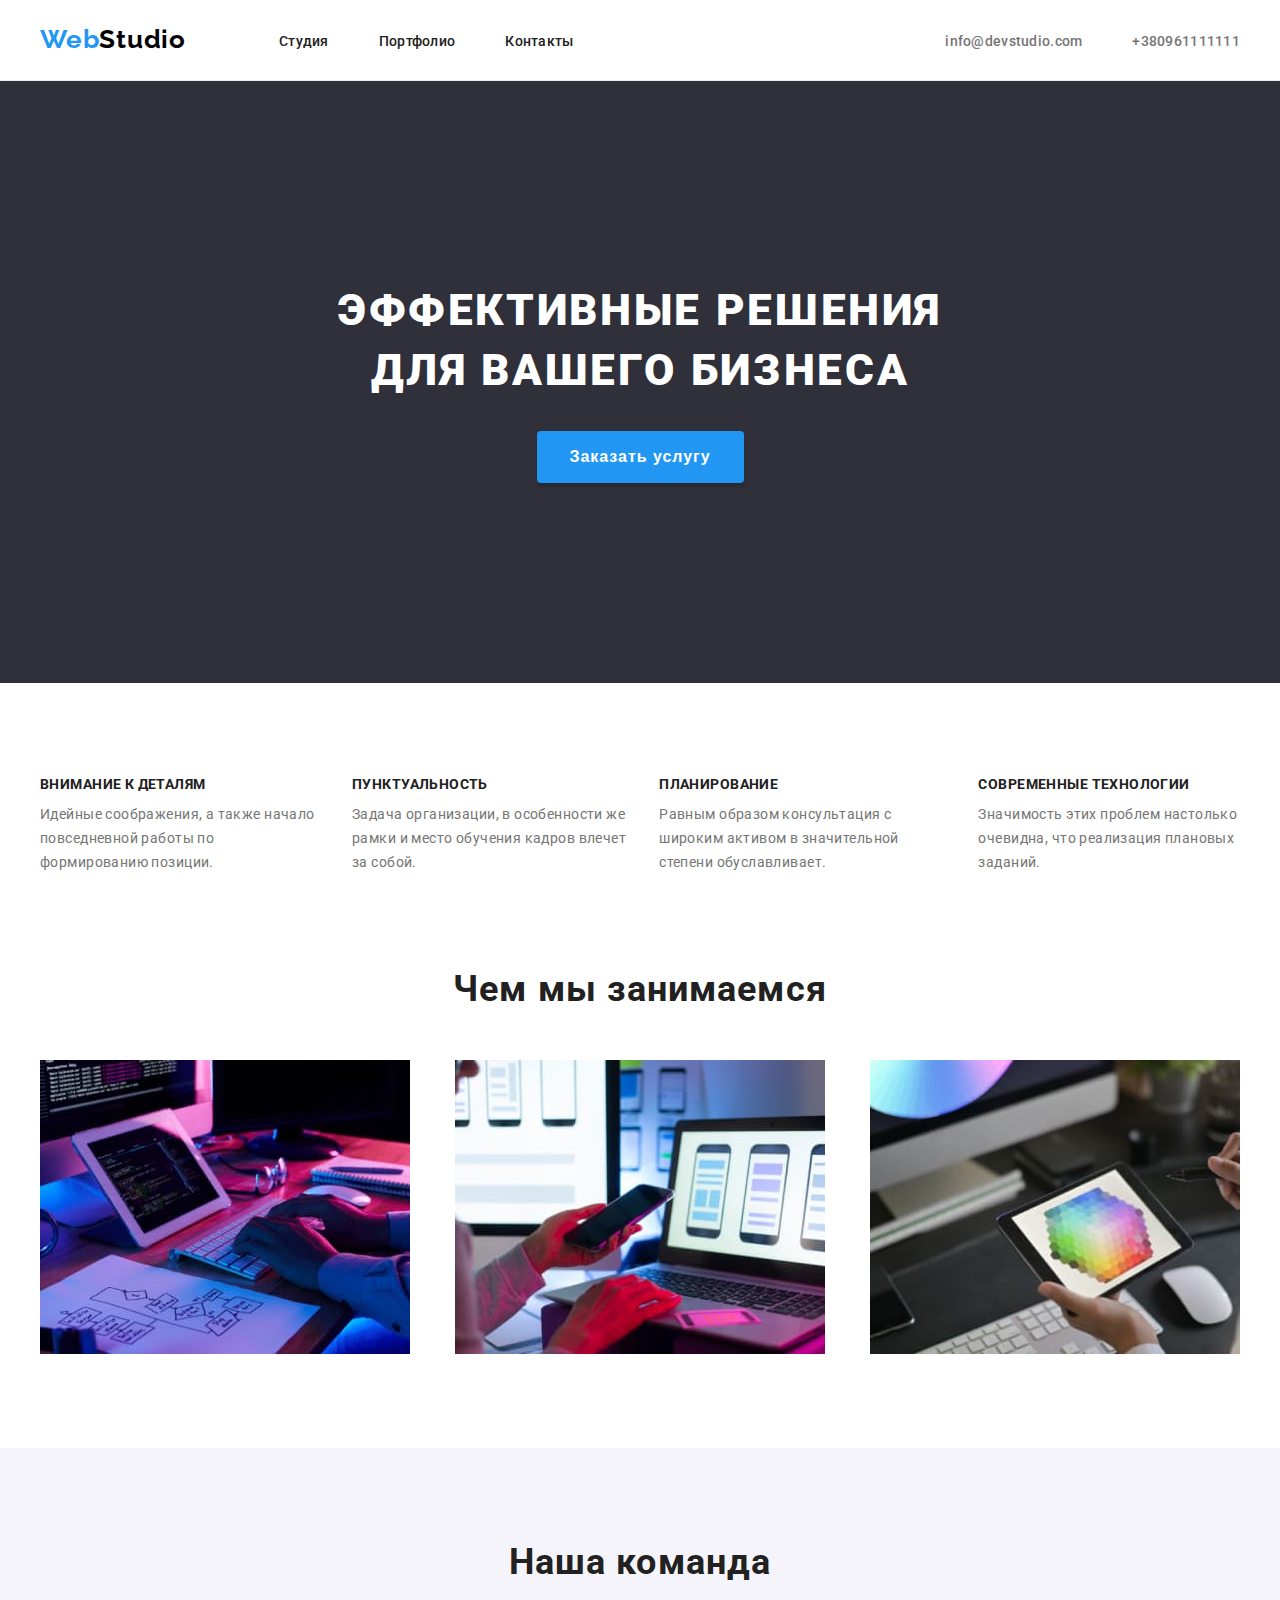
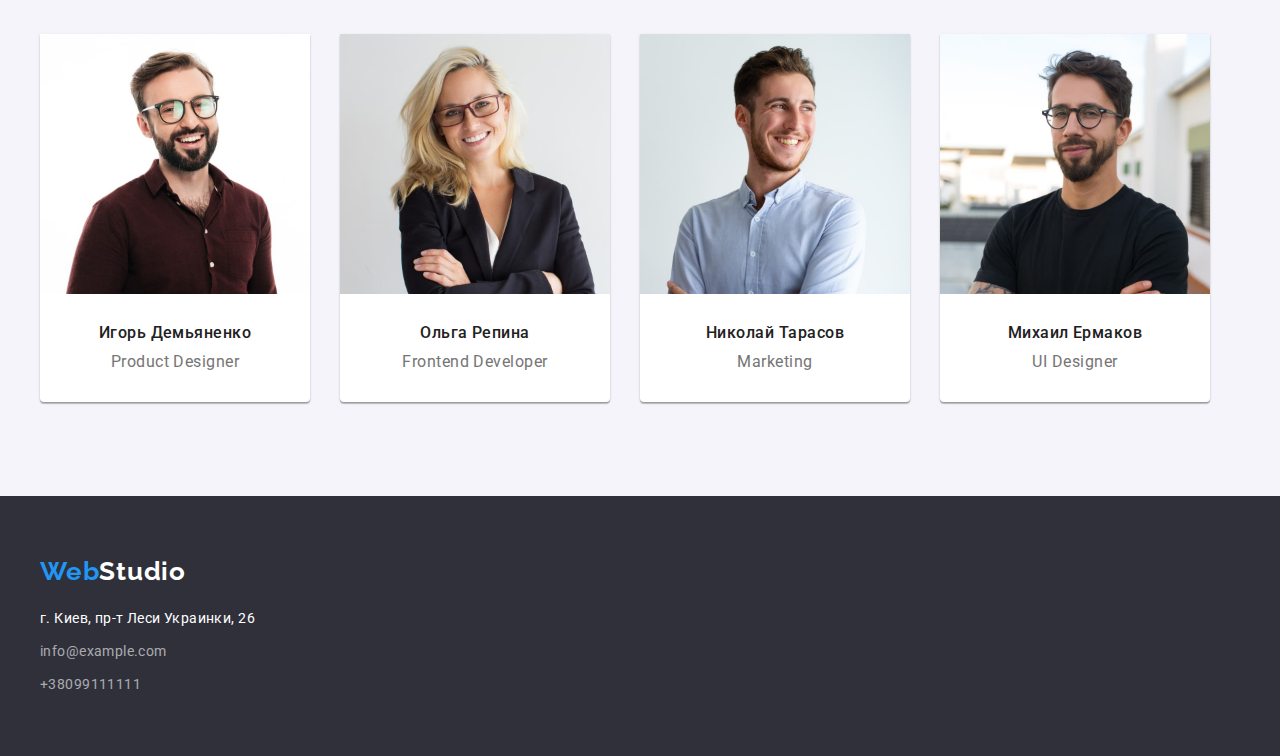
<file: index.html>
<!DOCTYPE html>
<html lang="ru">
<head>
    <meta charset="UTF-8">
    <meta http-equiv="X-UA-Compatible" content="IE=edge">
    <meta name="viewport" content="width=device-width, initial-scale=1.0">
    <title>Document</title>
    <link rel="preconnect" href="https://fonts.googleapis.com">
    <link rel="preconnect" href="https://fonts.gstatic.com" crossorigin>
    <link href="https://fonts.googleapis.com/css2?family=Raleway:wght@700&family=Roboto:wght@400;500;700;900&display=swap" rel="stylesheet">
    <link href="https://cdnjs.cloudflare.com/ajax/libs/normalize/8.0.1/normalize.min.css">
    <link rel="stylesheet" href="./css/styles.css">

</head>
<body>
    <!--Заголовки-->
    <header class="header">
        <div class="container">
<nav class="header-nav">
    
    <a   href="" class="header-logo">Web<span class="header-logo-studio">Studio</span></a>
        <ul class="dot menu">
            <li class="menu-item"><a href="./index.html" class="header-studio">Студия</a></li>
            <li class="menu-item"><a href="./portfolio.html" class="header-portfolio-contacts">Портфолио</a></li>
            <li class="menu-item"><a href="" class="header-portfolio-contacts">Контакты</a></li>
        </ul>
        </nav>
<ul class="dot contacts-list">
    <li class="header-email"> <a href="mailto:info@devstudio.com"class="contacs-link">info@devstudio.com</a></li>
    <li><a href="tel:+380961111111" class="contacs-link">+380961111111</a></li>
</ul>
        </div>
    </header>


<!--Основная часть-->
    <main>
        <section class="main-section-service section">
            <div class="container">
                <h1 class="main-title">Эффективные решения для вашего бизнеса</h1>
                <button type="button" class="main-button-service">Заказать услугу</button>
            </div>
        </section>
    
        <section class="qualitys section">
            <div class="container">
<ul class="dot title ">
    <li class="quality">
        <h2 class="main-pretitle">Внимание к деталям</h2>
        <p class="main-pretitle-description">Идейные соображения, а также начало повседневной работы по формированию позиции.</p>
    </li>
    <li class="quality">
        <h2 class="main-pretitle"> Пунктуальность</h2>
        <p class="main-pretitle-description">Задача организации, в особенности же рамки и место обучения кадров влечет за собой.</p>
    </li>
    <li class="quality">
        <h2 class="main-pretitle">Планирование</h2>
        <p class="main-pretitle-description">Равным образом консультация с широким активом в значительной степени обуславливает.</p>
    </li>
    <li class="quality">
        <h2 class="main-pretitle">Современные технологии</h2>
        <p class="main-pretitle-description">Значимость этих проблем настолько очевидна, что реализация плановых заданий.</p>
    </li>
</ul>
</div>
        </section>

        <section class="action-section">
            <div class="container">
            <h3 class="about-us">Чем мы занимаемся</h3>
            <ul class="dot action">
                <li>
                    <img class="img"
                     src="images/img-1(1).jpg"
                     alt="Печать на клавиатуре для планшета"
                     width="370"
                     height="294"
                     />
                </li>
                     <li>
                         <img class="img"
                         src="images/img-2(1).jpg"
                         alt="Печатают на ноутбуке"
                         width="370"
                         height="294"
                         />
                     </li>
                     <li>
                         <img class="img"
                         src="images/img-3(1).jpg"
                         alt="Печать на планшете стилусом"
                         width="370"
                         height="294"
                         />
                     </li>
            </ul>
            </div>
        </section>

            <section class="out-team section">
                <div class="container">
                <h2 class="about-us">Наша команда</h2>
                <ul class="dot team-list">
                <li class="photo-boxes">
                <img class="img"
                 src="images/img-4(1).jpg"
                 alt="фото 1"
                 width="270"
                 height="260"
                 />
                 <div class="image-text">
                 <h3 lang="ru" class="names">Игорь Демьяненко</h3>
                 <p lang="en" class="profession">Product Designer</p>
                </div>
                </li>

                <li class="photo-boxes">
                    <img class="img"
                     src="images/img-5(1).jpg"
                     alt="фото 2"
                     width="270"
                     height="260"
                     />
                     <div class="image-text">
                     <h3 lang="ru" class="names">Ольга Репина </h3>
                     <p lang="en" class="profession">Frontend Developer</p>
                    </div>
                    </li>

                    <li class="photo-boxes">
                        <img class="img"
                         src="images/img-6(1).jpg"
                         alt="фото 3"
                         width="270"
                         height="260"
                         />
                         <div class="image-text">
                         <h3 lang="ru" class="names">Николай Тарасов</h3>
                         <p lang="en" class="profession">Marketing</p>
                        </div>
                        </li>

                        <li class="photo-boxes">
                            <img class="img"
                             src="images/img-7(1).jpg"
                             alt="фото 4"
                             width="270"
                             height="260"
                             />
                             <div class="image-text">
                             <h3 lang="ru" class="names">Михаил Ермаков</h3>
                             <p lang="en" class="profession">UI Designer</p>
                            </div>
                            </li>
                </ul>
                </div>
            </section>
    </main>

<!--Подвал-->
<footer class="footer section">
    <div class="container">
    <a href="" class="header-logo details">Web<span class="footer-logo">Studio</span></a>
    <address>
    <ul class="dot">
        <li class="footer-adress"><a href=""> г. Киев, пр-т Леси Украинки, 26 </a></li>
        <li class="footer-contacts"><a href="mailto:info@example.com">info@example.com</a></li>
        <li class="footer-contacts"><a href="tel:+380991111111">+38099111111</a></li>
    </ul>
</address>
    </div>
    </footer>
</body>
</html>
</file>
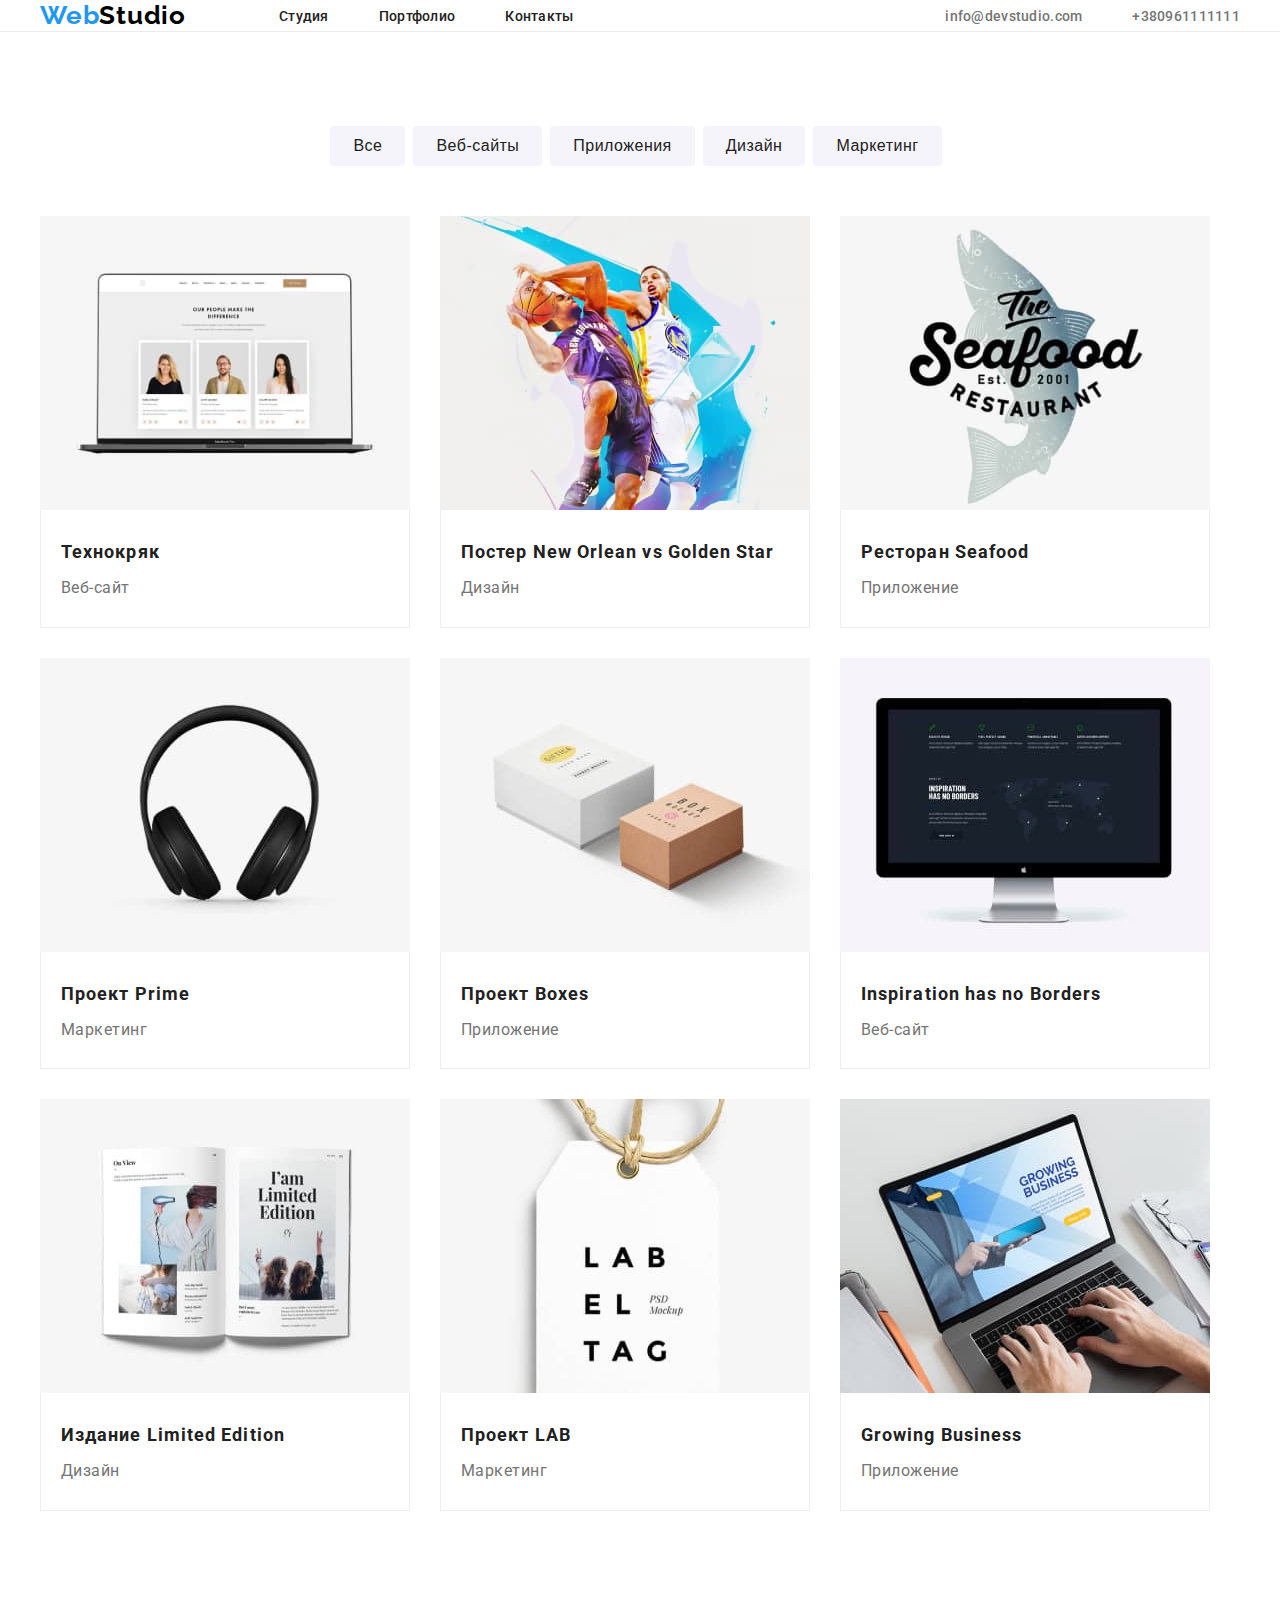
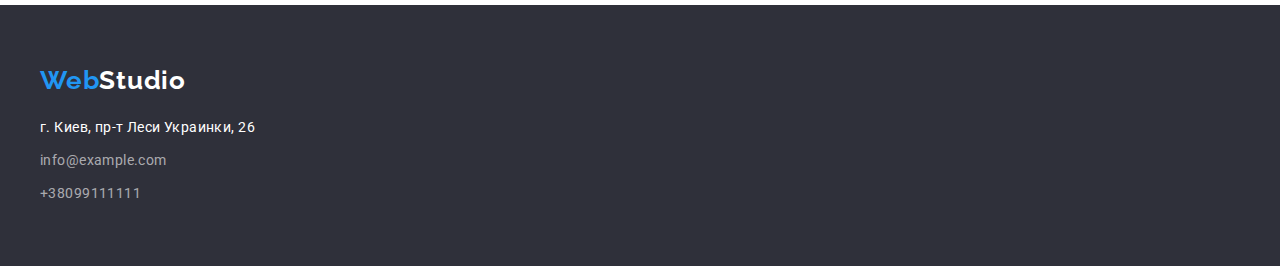
<file: portfolio.html>
<!DOCTYPE html>
<html lang="ru">
<head>
    <meta charset="UTF-8">
    <meta http-equiv="X-UA-Compatible" content="IE=edge">
    <meta name="viewport" content="width=device-width, initial-scale=1.0">
    <title>Document</title>
    <link rel="preconnect" href="https://fonts.googleapis.com">
    <link rel="preconnect" href="https://fonts.gstatic.com" crossorigin>
    <link href="https://fonts.googleapis.com/css2?family=Raleway:wght@700&family=Roboto:wght@400;500;700;900&display=swap" rel="stylesheet">
    <link href="https://cdnjs.cloudflare.com/ajax/libs/normalize/8.0.1/normalize.min.css">
    <link rel="stylesheet" href="./css/styles.css">
</head>
<body>

     <!--Заголовки-->
     <header class="header">
        <div class="container">
<nav class="header-nav">
    <div class="head-logo">
    <a   href="" class="header-logo">Web<span class="header-logo-studio">Studio</span></a>
</div>
        <ul class="dot menu">
            <li class="menu-item"><a href="./index.html" class="header-studio">Студия</a></li>
            <li class="menu-item"><a href="./portfolio.html" class="header-portfolio-contacts">Портфолио</a></li>
            <li class="menu-item"><a href="" class="header-portfolio-contacts">Контакты</a></li>
        </ul>
        </nav>
        <ul class="dot contacts-list">
        <li class="header-email"> <a href="mailto:info@devstudio.com"class="contacs-link">info@devstudio.com</a></li>
        <li><a href="tel:+380961111111" class="contacs-link">+380961111111</a></li>
    </ul>
        </div>
    </header>

            <!--Основная часть-->
    
        <main>
            <section class="section">
                <div class="container">
 <ul class="dot scroll">
     <li><button type="button" class="button">Все</button></li>
     <li><button type="button" class="button">Веб-сайты</button></li>
     <li><button type="button" class="button">Приложения</button></li>
     <li><button type="button" class="button">Дизайн</button></li>
     <li><button type="button" class="button">Маркетинг</button></li>
 </ul>

    <ul class="dot potfolio-list">
    <li class="boxes-of-examples">
    <img class="img"
     src="images/img-technjcryak(1).jpg"
     alt="Сотрудники сайта"
     width="370"
     height="294"
     />
     <div class="portfolio-border">
     <h3 lang="ru" class="title-service">Технокряк </h3>
     <p lang="ru" class="title-applications"> Веб-сайт</p>
    </div>
    </li>

    <li class="boxes-of-examples">
    <img class="img"
     src="images/img-poster(1).jpg"
     alt="Два баскетболиста"
     width="370"
     height="294"
     />
     <div class="portfolio-border">
     <h3 lang="ru"class="title-service">Постер <span lang= "en">New Orlean vs Golden Star</span> </h3>
     <p lang="ru"class="title-applications"> Дизайн</p>
    </div>
    </li>

    <li class="boxes-of-examples">
        <img class="img"
         src="images/img-restoran(1).jpg"
         alt="Рыбный ресторан"
         width="370"
         height="294"
         />
         <div class="portfolio-border">
         <h3 lang="ru" class="title-service">Ресторан <span lang= "en">Seafood</span> </h3>
         <p lang="ru" class="title-applications">Приложение</p>
        </div>
        </li>

        <li class="boxes-of-examples">
            <img class="img"
             src="images/img-headphones(1).jpg"
             alt="Наушники"
             width="370"
             height="294"
             />
             <div class="portfolio-border">
             <h3 lang="ru" class="title-service">Проект <span lang= "en">Prime</span> </h3>
             <p lang="ru" class="title-applications">Маркетинг</p>
            </div>
            </li>

            <li class="boxes-of-examples">
                <img class="img"
                 src="images/img-box(1).jpg"
                 alt="Коробки"
                 width="370"
                 height="294"
                 />
                 <div class="portfolio-border">
                 <h3 lang="ru" class="title-service">Проект <span lang= "en">Boxes</span> </h3>
                 <p lang="ru" class="title-applications">Приложение</p>
                </div>
                </li>

                <li class="boxes-of-examples">
                    <img class="img"
                     src="images/img-monitor(1).jpg"
                     alt="Монитор"
                     width="370"
                     height="294"
                     />
                     <div class="portfolio-border">
                     <h3 lang="en"class="title-service"> Inspiration has no Borders</h3>
                     <p lang="ru" class="title-applications">Веб-сайт</p>
                    </div>
                    </li>

                    <li class="boxes-of-examples">
                        <img class="img"
                         src="images/img-book(1).jpg"
                         alt="Книга"
                         width="370"
                         height="294"
                         />
                         <div class="portfolio-border">
                         <h3 lang="ru" class="title-service">Издание <span lang= "en">Limited Edition</span> </h3>
                         <p lang="ru" class="title-applications">Дизайн</p>
                        </div>
                        </li>

                        <li class="boxes-of-examples">
                            <img class="img"
                             src="images/img-lab(1).jpg"
                             alt="Брелок"
                             width="370"
                             height="294"
                             />
                             <div class="portfolio-border">
                             <h3 lang="ru" class="title-service">Проект <span lang= "en">LAB</span> </h3>
                             <p lang="ru"class="title-applications">Маркетинг</p>
                            </div>
                            </li>

                            <li class="boxes-of-examples">
                                <img class="img"
                                 src="images/img-noutbuk(1).jpg"
                                 alt="Ноутбук"
                                 width="370"
                                 height="294"
                                 />
                                 <div class="portfolio-border">
                                 <h3 lang="en"class="title-service"> Growing Business</h3>
                                 <p lang="ru"class="title-applications">Приложение</p>
                                </div>
                                </li>
                                </ul>
                </div>
 </section>

        </main>


            <!--Подвал-->
            <footer class="footer section">
                <div class="container">
                <a href="" class="header-logo details">Web<span class="footer-logo">Studio</span></a>
                <address>
                <ul class="dot">
                    <li class="footer-adress"><a href=""> г. Киев, пр-т Леси Украинки, 26 </a></li>
                    <li class="footer-contacts"><a href="mailto:info@example.com">info@example.com</a></li>
                    <li class="footer-contacts"><a href="tel:+380991111111">+38099111111</a></li>
                </ul>
            </address>
                </div>
                </footer>
            </body>
            </html>
</file>
<file: css/styles.css>
body {
    background-color: #FFFFFF;
    color:#212121;
    font-family: 'Roboto', sans-serif;
    margin: 0;
}



html {
	box-sizing: border-box;
}

p,
h1,
h2,
h3,
h4,
h5,
h6 {
	margin: 0;
}


ul {
	margin: 0;
	padding-left: 0;
    list-style: none;
}

button {
	cursor: pointer;
	border: 1px solid transparent;
}

a {
    text-decoration: none;
	color: currentColor;
}




/*----------Header-------*/

.header-logo {
font-family: 'Raleway';
font-weight: 700;
font-size: 26px;
line-height: 1.20;
letter-spacing: 0.03em;
color: #2196F3;
text-decoration: none;
margin-right: 93px;
padding-top: 24px;
padding-bottom:25px;


}
.header-logo-studio {
    color: black;
}

.header-studio {
    font-weight: 500;
    font-size: 14px;
    line-height: 1.14;
    letter-spacing: 0.02em;
    color: #212121;;
    text-decoration: none;
    padding-top: 32px;
	padding-bottom: 32px;


}



.header {
    border-bottom: 1px solid #ececec;
}

.header-studio:active,
.header-studio:hover,
.header-studio:focus{
    color:#2196F3;
}

.container {
width: 1200px;
padding-left: 15px;
padding-right: 15px;
margin: 0 auto;
}

.section {
    padding-top: 94px;
    padding-bottom: 94px;
}



.header .container  {
display:flex;
}

.header-nav  {
display:flex;
align-items: center;

}

.menu {
display:flex;
align-items: center;
}
 
 .menu-item {
margin-right: 50px;
 }

.menu-item:nth-child(3n) {
margin-right: 0;
}



.title {
    display:flex;
    align-items: center;

}

.quality {
    margin-right: 30px;
}

.quality:nth-child(4n) {
    margin-right: 0;
}

.img{
    display:block;
    max-width:100%;
    height:auto;
}

.contacts-list {
    display:flex;
    align-items: center;
    margin-left: auto;

}




.header-portfolio-contacts {
    font-weight: 500;
    font-size: 14px;
    line-height: 1.14;
    letter-spacing: 0.02em;
    color: #212121;
    text-decoration: none;
    padding-top: 32px;
	padding-bottom: 32px;


}

.header-portfolio-contacts:hover,
.header-portfolio-contacts:focus,
.header-portfolio-contacts:active{
    color:#2196F3;
}

.header-email {
margin-right: 50px;
}

.contacs-link {
font-weight: 500;
font-size: 14px;
line-height: 1.14;
letter-spacing: 0.02em;
color:#757575;
padding-top:32px;
padding-bottom:32px;
}

.contacs-link:hover, .contacs-link:focus {
    color: #2196F3;
}




/*--------Main---------*/

.main-section-service {
    background: #2F303A;
    text-align: center;
    padding-top: 200px;
    padding-bottom: 200px;
}

.main-title {
margin-left: auto;
margin-right: auto;
margin-bottom: 30px;
text-align: center;
font-weight: 900;
font-size: 44px;
line-height: 1.36;
letter-spacing: 0.06em;
text-transform: uppercase;
color: #FFFFFF;
width: 696px;
}


.main-button-service {
cursor: pointer;
background: #2196F3;
box-shadow: 0px 4px 4px rgba(0, 0, 0, 0.15);
border-radius: 4px;
font-weight: 700;
font-size: 16px;
line-height: 1.9;
align-items: center;
letter-spacing: 0.06em;
border-radius: 4px;
color: #FFFFFF;
padding-top:10px;
padding-right:32px ;
padding-bottom:10px ;
padding-left:32px;
min-width: 200px;
}


.main-button-service:hover,
.main-button-service:focus,
.main-button-service:active{

    background-color: #188CE8;
}

.main-pretitle {
margin-bottom: 10px;
font-weight: 700;
font-size: 14px;
line-height: 1.14;
letter-spacing: 0.03em;
text-transform: uppercase;
color: #212121;
}

.main-pretitle-description {
font-weight: 400;
font-size: 14px;
line-height: 1.7;
letter-spacing: 0.03em;
color: #757575;
}
 
.qualitys {
    padding-bottom: 94px;
}

 .action {
  display: flex;
  justify-content: space-between;
}


.action-section {
 padding-bottom: 94px;
}


.about-us {
margin-bottom: 50px;
font-weight: 700;
font-size: 36px;
line-height: 1.16;
text-align: center;
letter-spacing: 0.03em;

color: #212121;
}

.team-list {
    display: flex;
	margin-right: -30px;
}

.out-team {
background: #F5F4FA;
}

.photo-boxes{
    background: #FFFFFF;
    box-shadow: 0px 1px 3px rgba(0, 0, 0, 0.12), 0px 1px 1px rgba(0, 0, 0, 0.14), 0px 2px 1px rgba(0, 0, 0, 0.2);
    border-radius: 0px 0px 4px 4px;
    margin-right: 30px;
}


.image-text {
    padding: 30px 5px;
}

.names {
font-weight: 500;
font-size: 16px;
line-height: 1.18;
letter-spacing: 0.03em;
text-align: center;
margin-bottom: 10px;
color: #212121;
}

.profession {
font-weight: 400;
font-size: 16px;
line-height: 1.18;
letter-spacing: 0.03em;
text-align: center;
color: #757575;
}

/*-------Footer------------*/

.footer {
background: #2F303A;
padding-top: 60px;
padding-bottom: 60px;
}

.footer-logo {
    color: white;
    display: inline-block;
    margin-bottom: 20px;
}


.details {
    padding: 0 0 0 0;
    margin-right: 0;
    margin-bottom: 20px;
}

.footer-adress {
    font-family: 'Roboto';
    font-style: normal;
    font-weight: 400;
    font-size: 14px;
    line-height: 1.7;
    letter-spacing: 0.03em;
    color: #FFFFFF;
    text-decoration: none;

    margin-bottom: 9px;
}


.contacts {
	justify-content: flex-end;
}


.footer-contacts {
font-family: 'Roboto';
font-style: normal;
font-weight: 400;
font-size: 14px;
line-height: 1.7;
letter-spacing: 0.03em;
color: rgba(255, 255, 255, 0.6);
text-decoration: none;
margin-bottom: 9px;
}
 
.footer-contacts:nth-child(3n) {
    margin-bottom: 0;
}


.footer-contacts:hover,
.footer-contacts:focus {
    color:#2196F3;
}

.dot{
    list-style: none;
    
}



/*------------Portfolio--------*/

.scroll {
    margin-bottom: 50px;
	display: flex;
	justify-content: center;
}



.button{
cursor: pointer;
background:#F5F4FA;;
border-radius: 4px;
font-weight: 500;
font-size: 16px;
line-height: 1.6;
text-align: center;
letter-spacing: 0.03em;
color: #212121;
padding-top:6px;
padding-right:22px ;
padding-bottom:6px ;
padding-left:22px;
margin-right: 8px;
}

.button:hover,
.button:focus,
.button:active{
 background-color:#2196F3;
 color: white;
}


.boxes-of-examples {
margin:15px;
}


.potfolio-list {
    flex-basis: calc(100% / 3 - 60px);
	display: flex;
	flex-wrap: wrap;
	margin: -15px;
}

.portfolio-border {
    border: 1px solid #EEEEEE;
    border-style:none solid solid solid;
	padding: 24px 20px;

}

.title-service {
font-weight: 700;
font-size: 18px;
line-height: 2;
letter-spacing: 0.06em;
color: #212121;
margin-bottom: 4px;
}

.title-applications {
font-weight:400
font-size: 16px;
line-height: 1.8;
letter-spacing: 0.03em;
color: #757575;
}
</file>
